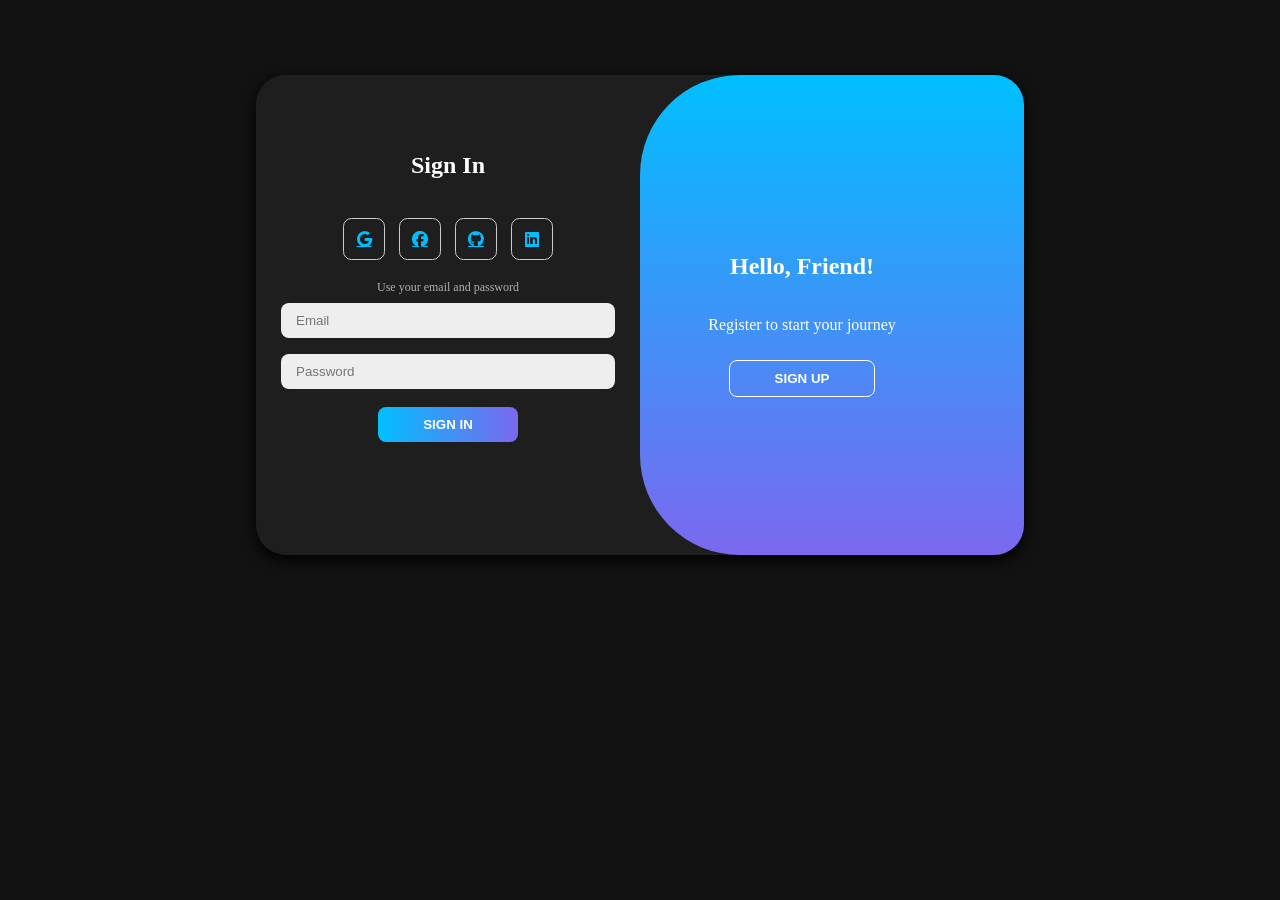
<file: index.html>
<!DOCTYPE html>
<html>

<head>
    <title>Buy and Sell games and Consoles</title>
    <meta name="viewport" content="width=device-width, initial-scale=1.0">
    <link rel="stylesheet" href="./style.css">
    <link rel="shortcut icon" href="./Images/Logo.jpg" type="image/x-icon">
    <link rel="stylesheet" href="https://cdnjs.cloudflare.com/ajax/libs/font-awesome/6.5.0/css/all.min.css">
</head>

<body>
    <section id="login-form" class="login-form">
        <div class="Container" id="Container">

            <!-- SIGN UP -->
            <div class="form-container sign-up">
                <form id="signupForm">
                    <h1>Create Account</h1>

                    <div class="social-icons">
                        <a href="#"><i class="fa-brands fa-google"></i></a>
                        <a href="#"><i class="fa-brands fa-facebook"></i></a>
                        <a href="#"><i class="fa-brands fa-github"></i></a>
                        <a href="#"><i class="fa-brands fa-linkedin"></i></a>
                    </div>

                    <span>Use your email for registration</span>
                    <input type="text" id="signupName" placeholder="Name">
                    <input type="email" id="signupEmail" placeholder="Email">
                    <input type="password" id="signupPassword" placeholder="Password">
                    <button type="submit">Sign Up</button>
                    <p id="signupMsg" style="color:#00FF7F;font-size:13px;"></p>
                    <!-- Mobile only: link to switch back to Sign In -->
                    <p class="mobile-toggle-hint" id="mobileToSignin">Already have an account? <strong>Sign In</strong></p>

                </form>
            </div>

            <!-- SIGN IN -->
            <div class="form-container sign-in">
                <form id="signinForm">
                    <h1>Sign In</h1>

                    <div class="social-icons">
                        <a href="#"><i class="fa-brands fa-google"></i></a>
                        <a href="#"><i class="fa-brands fa-facebook"></i></a>
                        <a href="#"><i class="fa-brands fa-github"></i></a>
                        <a href="#"><i class="fa-brands fa-linkedin"></i></a>
                    </div>

                    <span>Use your email and password</span>
                    <input type="email" id="signinEmail" placeholder="Email">
                    <input type="password" id="signinPassword" placeholder="Password">
                    <button type="submit">Sign In</button>
                    <p id="signinMsg" style="color:#FF4C4C;font-size:13px;"></p>
                    <!-- Mobile only: link to switch to Sign Up -->
                    <p class="mobile-toggle-hint" id="mobileToSignup">Don't have an account? <strong>Sign Up</strong></p>
                </form>
            </div>

            <!-- TOGGLE -->
            <div class="toggle-container">
                <div class="toggle">
                    <div class="toggle-panel toggle-left">
                        <h1>Welcome Back!</h1>
                        <p>Login with your details</p>
                        <button class="hidden" id="login">Sign In</button>
                    </div>
                    <div class="toggle-panel toggle-right">
                        <h1>Hello, Friend!</h1>
                        <p>Register to start your journey</p>
                        <button class="hidden" id="Register">Sign Up</button>
                    </div>
                </div>
            </div>
        </div>
    </section>

    <section id="website" class="website" style="display: none;">
        <nav class="navbar">
            <img src="Images/Logo.jpg" alt="logo" width="100px" height="100px">
            <div class="hamburger" id="hamburger">
                <i class="fa-solid fa-bars"></i>
            </div>
            <a href="#Home">Home</a>
            <a href="#Buy Games & Sell games">Games</a>
            <a href="#Console">Console</a>
            <a href="#Accessories">Accessories</a>
            <a id="About" href="#PC Components">PC Components</a>
            <a id="Contact" href="#Contact">Contact</a>

            <input type="search" id="searchInput" placeholder="Search here...">
            <button id="searchBtn" class="Search btn">Search</button>


            <button onclick="goToCart()" class="cart-btn">
                <i class="fa-solid fa-cart-plus"></i>
                <span id="cartCount" class="cart-badge">0</span>
            </button>

            <button onclick="logout()">Logout</button>
        </nav>

        <!-- SIDEBAR (mobile nav drawer — outside <nav>) -->
        <div class="sidebar" id="sidebar">
            <a href="#Home">Home</a>
            <a href="#Buy Games & Sell games">Games</a>
            <a href="#Console">Console</a>
            <a href="#Accessories">Accessories</a>
            <a href="#PC Components">PC Components</a>
            <a href="#Contact">Contact</a>
        </div>

        <!-- Dark overlay behind sidebar -->
        <div class="sidebar-overlay" id="sidebarOverlay"></div>

        <!-- Home section -->
        <section id="Home" class="Home">
            <div class="hero">

                <h1>
                    <span style="color:rgb(0, 208, 255)">
                        Buy & Sell Pre-Owned Video Games and Consoles
                    </span>
                </h1>

                <p>
                    Find amazing deals on your favorite PlayStation, Xbox & PC titles.
                    Trade your used games easily and safely.
                </p>

                <!-- SLIDER -->
                <div class="hero-slider">
                    <img src="./Images/Home page img2.webp" class="slide active">
                    <img src="./Images/Home page img6.jpg" class="slide">
                    <img src="./Images/Home page img 1.webp" class="slide">
                    <img src="./Images/Home page img3.webp" class="slide">
                    <img src="./Images/Home page img5.jpeg" class="slide">
                    <img src="./Images/Home page img 4.jpg" class="slide">

                    
                </div>

            </div>
        </section>


        <!-- Buy and sell games -->
        <section id="Buy Games & Sell games" class="Buy-games">
            <h1><span style="color:rgb(0, 208, 255)">Buy & Sell Pre-Owned Video Games</span></h1>

            <!-- Left Arrow -->
            <button class="arrow left-arrow" id="leftArrow">❮</button>

            <!-- Game Cards -->
            <div class="game-content" id="gameList">

                <div class="card">
                    <h3 style="color:rgb(0, 208, 255)">Spider-Man: Miles Morales</h3>
                    <img src="./Images/Spiderman.jpg" class="game-img">
                    <p>Platform: PS5</p>
                    <p class="price">₹1,999</p>
                    <button class="main-btn add-to-cart" data-name="Spider-Man: Miles Morales" data-price="1999"
                        data-image="./Images/Spiderman.jpg">
                        Add to Cart
                    </button>
                </div>

                <div class="card">
                    <h3 style="color:rgb(0, 208, 255)">Red Dead Redemption 2</h3>
                    <img src="./Images/RDR2.jpg" class="game-img">
                    <p>Platform: PS4</p>
                    <p class="price">₹2,499</p>
                    <button class="main-btn add-to-cart" data-name="Red Dead Redemption 2" data-price="2499"
                        data-image="./Images/RDR2.jpg">
                        Add to Cart
                    </button>
                </div>

                <div class="card">
                    <h3 style="color:rgb(0, 208, 255)">WWE 2K22</h3>
                    <img src="./Images/wwe 2k22.jpg" class="game-img">
                    <p>Platform: XBOX</p>
                    <p class="price">₹1,499</p>
                    <button class="main-btn add-to-cart" data-name="WWE 2K22" data-price="1499"
                        data-image="./Images/wwe 2k22.jpg">
                        Add to Cart
                    </button>
                </div>

                <div class="card">
                    <h3 style="color:rgb(0, 208, 255)">Uncharted: Legacy of Thieves</h3>
                    <img src="./Images/Uncharted legacy of thieves.webp" class="game-img">
                    <p>Platform: PS5</p>
                    <p class="price">₹1,599</p>
                    <button class="main-btn add-to-cart" data-name="Uncharted: Legacy of Thieves" data-price="1599"
                        data-image="./Images/Uncharted legacy of thieves.webp">
                        Add to Cart
                    </button>
                </div>

                <div class="card">
                    <h3 style="color:rgb(0, 208, 255)">FIFA 26</h3>
                    <img src="./Images/EA-Sports-FC-26-for-PS5.jpg" class="game-img">
                    <p>Platform: PS5</p>
                    <p class="price">₹3,799</p>
                    <button class="main-btn add-to-cart" data-name="FIFA 26" data-price="3799"
                        data-image="./Images/EA-Sports-FC-26-for-PS5.jpg">
                        Add to Cart
                    </button>
                </div>

                <div class="card">
                    <h3 style="color:rgb(0, 208, 255)">Black Myth Wukong</h3>
                    <img src="./Images/black myth wukong.jpg" class="game-img">
                    <p>Platform: XBOX</p>
                    <p class="price">₹3,499</p>
                    <button class="main-btn add-to-cart" data-name="Black Myth Wukong" data-price="3499"
                        data-image="./Images/black myth wukong.jpg">
                        Add to Cart
                    </button>
                </div>

                <div class="card">
                    <h3 style="color:rgb(0, 208, 255)">Call of Duty: Black Ops 7</h3>
                    <img src="./Images/Call of duty black ops 7.png" class="game-img">
                    <p>Platform: PS5</p>
                    <p class="price">₹1,699</p>
                    <button class="main-btn add-to-cart" data-name="Call of Duty: Black Ops 7" data-price="1699"
                        data-image="./Images/Call of duty black ops 7.png">
                        Add to Cart
                    </button>
                </div>

                <div class="card">
                    <h3 style="color:rgb(0, 208, 255)">God of War: Ragnarok</h3>
                    <img src="./Images/God of war Ragnark.jpg" class="game-img">
                    <p>Platform: PS5</p>
                    <p class="price">₹2,999</p>
                    <button class="main-btn add-to-cart" data-name="God of War: Ragnarok" data-price="2999"
                        data-image="./Images/God of war Ragnark.jpg">
                        Add to Cart
                    </button>
                </div>

                <div class="card">
                    <h3 style="color:rgb(0, 208, 255)">Far Cry: New Dawn</h3>
                    <img src="./Images/Farcry new dawn.webp" class="game-img">
                    <p>Platform: XBOX</p>
                    <p class="price">₹1,999</p>
                    <button class="main-btn add-to-cart" data-name="Far Cry: New Dawn" data-price="1999"
                        data-image="./Images/Farcry new dawn.webp">
                        Add to Cart
                    </button>
                </div>

                <div class="card">
                    <h3 style="color:rgb(0, 208, 255)">WWE 2K25</h3>
                    <img src="./Images/WWE2k25.jpg" class="game-img">
                    <p>Platform: XBOX</p>
                    <p class="price">₹3,999</p>
                    <button class="main-btn add-to-cart" data-name="WWE 2K25" data-price="3999"
                        data-image="./Images/WWE2k25.jpg">
                        Add to Cart
                    </button>
                </div>

                <div class="card">
                    <h3 style="color:rgb(0, 208, 255)">Jumanji</h3>
                    <img src="./Images/Jumanji.jpg" class="game-img">
                    <p>Platform: XBOX</p>
                    <p class="price">₹2,199</p>
                    <button class="main-btn add-to-cart" data-name="Jumanji" data-price="2199"
                        data-image="./Images/Jumanji.jpg">
                        Add to Cart
                    </button>
                </div>

                <div class="card">
                    <h3 style="color:rgb(0, 208, 255)">Terminator Surviors</h3>
                    <img src="./Images/Terminator.jpg" class="game-img">
                    <p>Platform: XBOX</p>
                    <p class="price">₹3,199</p>
                    <button class="main-btn add-to-cart" data-name="Terminator Surviors" data-price="3199"
                        data-image="./Images/Terminator.jpg">
                        Add to Cart
                    </button>
                </div>

                <div class="card">
                    <h3 style="color:rgb(0, 208, 255)">Spiderman 2</h3>
                    <img src="./Images/Spiderman 2.webp" class="game-img">
                    <p>Platform: PS5</p>
                    <p class="price">₹1,799</p>
                    <button class="main-btn add-to-cart" data-name="Spiderman 2" data-price="1799"
                        data-image="./Images/Spiderman 2.webp">
                        Add to Cart
                    </button>
                </div>

                <div class="card">
                    <h3 style="color:rgb(0, 208, 255)">Avatar fronteirs of pandora</h3>
                    <img src="./Images/Avatar fronteirs of pandora.avif" class="game-img">
                    <p>Platform: PS5</p>
                    <p class="price">₹2,799</p>
                    <button class="main-btn add-to-cart" data-name="Avatar fronteirs of pandora" data-price="2799"
                        data-image="./Images/Avatar fronteirs of pandora.avif">
                        Add to Cart
                    </button>
                </div>

                <div class="card">
                    <h3 style="color:rgb(0, 208, 255)">Uncharted-4</h3>
                    <img src="./Images/uncharted-4-ps4-.webp" class="game-img">
                    <p>Platform: PS4</p>
                    <p class="price">₹2,499</p>
                    <button class="main-btn add-to-cart" data-name="Uncharted-4" data-price="2499"
                        data-image="./Images/uncharted-4-ps4-.webp">
                        Add to Cart
                    </button>
                </div>

                <div class="card">
                    <h3 style="color:rgb(0, 208, 255)">Doom:The Dark ages</h3>
                    <img src="./Images/Doom the Dark ages.avif" class="game-img">
                    <p>Platform: PS5</p>
                    <p class="price">₹1,699</p>
                    <button class="main-btn add-to-cart" data-name="Doom:The Dark ages" data-price="1699"
                        data-image="./Images/Doom the Dark ages.avif">
                        Add to Cart
                    </button>
                </div>


                <div class="card">
                    <h3 style="color:rgb(0, 208, 255)">GTA V</h3>
                    <img src="./Images/GTA V.jpg" class="game-img">
                    <p>Platform: PS4</p>
                    <p class="price">₹1,499</p>
                    <button class="main-btn add-to-cart" data-name="GTA V" data-price="1499"
                        data-image="./Images/GTA V.jpg">
                        Add to Cart
                    </button>
                </div>

            </div>

            <!-- Right Arrow -->
            <button class="arrow right-arrow" id="rightArrow">❯</button>
        </section>

        <section id="Console" class="Console">
            <h1><span style="color:rgb(0, 208, 255)">Buy & Sell Pre-Owned Consoles</span></h1>
            <!-- Left Arrow -->
            <button class="arrow left-arrow" id="leftArrow1">❮</button>
            <div class="Consoles_content" id="Consoles_content">
                <div class="Console-card" id="Console-card">
                    <h3 style="color:rgb(0, 208, 255)">PS5</h3>
                    <img src="./Images/PS5.jpg" class="console-img">
                    <p class="price">₹40,000</p>
                    <button class="main-btn add-to-cart" data-name="PS5" data-price="40000"
                        data-image="./Images/PS5.jpg">
                        Add to Cart
                    </button>
                </div>

                <div class="Console-card" id="Console-card">
                    <h3 style="color:rgb(0, 208, 255)">Xbox Series X</h3>
                    <img src="./Images/Xbox series X.png" class="console-img">
                    <p class="price">₹35,000</p>
                    <button class="main-btn add-to-cart" data-name="Xbox Series X" data-price="35000"
                        data-image="./Images/Xbox series X.png">
                        Add to Cart
                    </button>
                </div>

                <div class="Console-card" id="Console-card">
                    <h3 style="color:rgb(0, 208, 255)">PS4</h3>
                    <img src="./Images/PS4.jpg" class="console-img">
                    <p class="price">₹20,000</p>
                    <button class="main-btn add-to-cart" data-name="PS4" data-price="10000"
                        data-image="./Images/PS4.jpg">
                        Add to Cart
                    </button>
                </div>

                <div class="Console-card" id="Console-card">
                    <h3 style="color:rgb(0, 208, 255)">XBOX Series S</h3>
                    <img src="./Images/Xbox series S.jpg" class="console-img">
                    <p class="price">₹30,000</p>
                    <button class="main-btn add-to-cart" data-name="XBOX Series S" data-price="30000"
                        data-image="./Images/Xbox series S.jpg">
                        Add to Cart
                    </button>
                </div>

                <div class="Console-card" id="Console-card">
                    <h3 style="color:rgb(0, 208, 255)">PS3</h3>
                    <img src="./Images/PS3.jpg" class="console-img">
                    <p class="price">₹5,000</p>
                    <button class="main-btn add-to-cart" data-name="PS3" data-price="5000"
                        data-image="./Images/PS3.jpg">
                        Add to Cart
                    </button>
                </div>

                <div class="Console-card" id="Console-card">
                    <h3 style="color:rgb(0, 208, 255)">XBOX ONE</h3>
                    <img src="./Images/Xbox One.jpg" class="console-img">
                    <p class="price">₹4000</p>
                    <button class="main-btn add-to-cart" data-name="XBOX ONE" data-price="4000"
                        data-image="./Images/Xbox One.jpg">
                        Add to Cart
                    </button>
                </div>

                <div class="Console-card" id="Console-card">
                    <h3 style="color:rgb(0, 208, 255)">PS2</h3>
                    <img src="./Images/PS2.jpg" class="console-img">
                    <p class="price">₹2,000</p>
                    <button class="main-btn add-to-cart" data-name="PS2" data-price="2000"
                        data-image="./Images/PS2.jpg">
                        Add to Cart
                    </button>
                </div>

                <div class="Console-card" id="Console-card">
                    <h3 style="color:rgb(0, 208, 255)">PS1</h3>
                    <img src="./Images/PS1.jpg" class="console-img">
                    <p class="price">₹999</p>
                    <button class="main-btn add-to-cart" data-name="PS1" data-price="999" data-image="./Images/PS1.jpg">
                        Add to Cart
                    </button>
                </div>


            </div>
            <!-- Right Arrow -->
            <button class="arrow right-arrow" id="rightArrow1">❯</button>
        </section>

        <!-- Accessories -->
        <section id="Accessories" class="Accessories">
            <h1><span style="color:rgb(0, 208, 255)">Buy & Sell Pre-Owned Accessories</span></h1>
            <!-- Left Arrow -->
            <button class="arrow left-arrow" id="leftArrow2">❮</button>
            <div class="Accessories_content" id="Accessories_content">
                <div class="Accessories-card" id="Accessories-card">
                    <h3 style="color:rgb(0, 208, 255)">PS5 Controller White</h3>
                    <img src="./Images/PS5 controller white" class="Accessories-img">
                    <p class="price">₹4,999</p>
                    <button class="main-btn add-to-cart" data-name="PS5 Controller White" data-price="4999"
                        data-image="./Images/PS5 controller white">
                        Add to Cart
                    </button>
                </div>

                <div class="Accessories-card" id="Accessories-card">
                    <h3 style="color:rgb(0, 208, 255)">XBOX Controller Venom Series X</h3>
                    <img src="./Images/Xbox controller venom.jpg" class="Accessories-img">
                    <p class="price">₹4,499</p>
                    <button class="main-btn add-to-cart" data-name="XBOX Controller Venom" data-price="4499"
                        data-image="./Images/Xbox controller venom.jpg">
                        Add to Cart
                    </button>
                </div>

                <div class="Accessories-card" id="Accessories-card">
                    <h3 style="color:rgb(0, 208, 255)">Ant Esports KeyBoard</h3>
                    <img src="./Images/Ant Esports KeyBoard.png" class="Accessories-img">
                    <p class="price">₹1,199</p>
                    <button class="main-btn add-to-cart" data-name="Ant Esports KeyBoard" data-price="1199"
                        data-image="./Images/Ant Esports KeyBoard.png">
                        Add to Cart
                    </button>
                </div>

                <div class="Accessories-card" id="Accessories-card">
                    <h3 style="color:rgb(0, 208, 255)">Ant Esports Mouse</h3>
                    <img src="./Images/Ant esports Mouse.png" class="Accessories-img">
                    <p class="price">₹699</p>
                    <button class="main-btn add-to-cart" data-name="Ant Esports Mouse" data-price="699"
                        data-image="./Images/Ant esports Mouse.png">
                        Add to Cart
                    </button>
                </div>

                <div class="Accessories-card" id="Accessories-card">
                    <h3 style="color:rgb(0, 208, 255)">Razer HeadPhones</h3>
                    <img src="./Images/Razer Headphones.webp" class="Accessories-img">
                    <p class="price">₹1000</p>
                    <button class="main-btn add-to-cart" data-name="Boat HeadPhones" data-price="1000"
                        data-image="./Images/Razer Headphones.webp">
                        Add to Cart
                    </button>
                </div>

                <div class="Accessories-card" id="Accessories-card">
                    <h3 style="color:rgb(0, 208, 255)">XBOX Controller Black Series X</h3>
                    <img src="./Images/Xbox controller.jpg" class="Accessories-img">
                    <p class="price">₹4,499</p>
                    <button class="main-btn add-to-cart" data-name="XBOX Controller Black Series X" data-price="4499"
                        data-image="./Images/Xbox controller.jpg">
                        Add to Cart
                    </button>
                </div>

                <div class="Accessories-card" id="Accessories-card">
                    <h3 style="color:rgb(0, 208, 255)">PS5 Controller Spiderman</h3>
                    <img src="./Images/PS5 controller spiderman.jpg" class="Accessories-img">
                    <p class="price">₹4,999</p>
                    <button class="main-btn add-to-cart" data-name="PS5 Controller Spiderman" data-price="4999"
                        data-image="./Images/PS5 controller spiderman.jpg">
                        Add to Cart
                    </button>
                </div>

                <div class="Accessories-card" id="Accessories-card">
                    <h3 style="color:rgb(0, 208, 255)">PS4 Controller Red</h3>
                    <img src="./Images/PS4 Controller red.webp" class="Accessories-img">
                    <p class="price">₹2,999</p>
                    <button class="main-btn add-to-cart" data-name="PS4 Controller Red" data-price="2999"
                        data-image="./Images/PS4 Controller red.webp">
                        Add to Cart
                    </button>
                </div>

                <div class="Accessories-card" id="Accessories-card">
                    <h3 style="color:rgb(0, 208, 255)">XBOX Controller Black Series S</h3>
                    <img src="./Images/Xbox Controller series s.jpg" class="Accessories-img">
                    <p class="price">₹4,499</p>
                    <button class="main-btn add-to-cart" data-name="XBOX Controller Black Series S" data-price="4499"
                        data-image="./Images/Xbox Controller series s.jpg">
                        Add to Cart
                    </button>
                </div>

                <div class="Accessories-card" id="Accessories-card">
                    <h3 style="color:rgb(0, 208, 255)">PS5 Controller Ligthing</h3>
                    <img src="./Images/PS4 Controller thunder.jpg" class="Accessories-img">
                    <p class="price">₹4,999</p>
                    <button class="main-btn add-to-cart" data-name="PS5 Controller Ligthing" data-price="3599"
                        data-image="./Images/PS4 Controller thunder.jpg">
                        Add to Cart
                    </button>
                </div>

                <div class="Accessories-card" id="Accessories-card">
                    <h3 style="color:rgb(0, 208, 255)">PS5 Controller purple</h3>
                    <img src="./Images/PS5 controller purple.webp" class="Accessories-img">
                    <p class="price">₹4,999</p>
                    <button class="main-btn add-to-cart" data-name="PS5 Controller purple" data-price="4999"
                        data-image="./Images/PS5 controller purple.webp">
                        Add to Cart
                    </button>
                </div>

                <div class="Accessories-card" id="Accessories-card">
                    <h3 style="color:rgb(0, 208, 255)">PS5 Controller Fortnite</h3>
                    <img src="./Images/PS5 Controller fortnite.jpg" class="Accessories-img">
                    <p class="price">₹4,999</p>
                    <button class="main-btn add-to-cart" data-name="PS5 Controller Fortnite" data-price="4999"
                        data-image="./Images/PS5 Controller fortnite.jpg">
                        Add to Cart
                    </button>
                </div>

                <div class="Accessories-card" id="Accessories-card">
                    <h3 style="color:rgb(0, 208, 255)">PS5 Controller Spiderman DualSense</h3>
                    <img src="./Images/PS5 Controller Spiderman dualsense.webp" class="Accessories-img">
                    <p class="price">₹4,999</p>
                    <button class="main-btn add-to-cart" data-name="PS5 Controller Spiderman DualSense"
                        data-price="4999" data-image="./Images/PS5 Controller Spiderman dualsense.webp">
                        Add to Cart
                    </button>
                </div>

                <div class="Accessories-card" id="Accessories-card">
                    <h3 style="color:rgb(0, 208, 255)">PS3 Controller Black</h3>
                    <img src="./Images/PS3 Controller black.jpg" class="Accessories-img">
                    <p class="price">₹1,999</p>
                    <button class="main-btn add-to-cart" data-name="PS3 Controller Black" data-price="1999"
                        data-image="./Images/PS3 Controller black.jpg">
                        Add to Cart
                    </button>
                </div>

                <div class="Accessories-card" id="Accessories-card">
                    <h3 style="color:rgb(0, 208, 255)">PS2 Controller Black</h3>
                    <img src="./Images/PS2 controller.webp" class="Accessories-img">
                    <p class="price">₹1,199</p>
                    <button class="main-btn add-to-cart" data-name="PS2 Controller Black" data-price="899"
                        data-image="./Images/PS2 controller.webp">
                        Add to Cart
                    </button>
                </div>

                <div class="Accessories-card" id="Accessories-card">
                    <h3 style="color:rgb(0, 208, 255)">PS1 Controller </h3>
                    <img src="./Images/PS1 Controller.avif" class="Accessories-img">
                    <p class="price">₹499</p>
                    <button class="main-btn add-to-cart" data-name="PS1 Controller" data-price="499"
                        data-image="./Images/PS1 Controller.avif">
                        Add to Cart
                    </button>
                </div>

                <div class="Accessories-card" id="Accessories-card">
                    <h3 style="color:rgb(0, 208, 255)">Nova Wired Gaming Mouse </h3>
                    <img src="./Images/Nova wired gaming mouse.jpg" class="Accessories-img">
                    <p class="price">₹499</p>
                    <button class="main-btn add-to-cart" data-name="Nova Wired Gaming Mouse" data-price="499"
                        data-image="./Images/Nova wired gaming mouse.jpg">
                        Add to Cart
                    </button>
                </div>

                <div class="Accessories-card" id="Accessories-card">
                    <h3 style="color:rgb(0, 208, 255)">Logitech Mouse </h3>
                    <img src="./Images/Logitech mouse.webp" class="Accessories-img">
                    <p class="price">₹799</p>
                    <button class="main-btn add-to-cart" data-name="Logitech Mouse " data-price="799"
                        data-image="./Images/Logitech mouse.webp">
                        Add to Cart
                    </button>
                </div>

                <div class="Accessories-card" id="Accessories-card">
                    <h3 style="color:rgb(0, 208, 255)">Legion Mouse</h3>
                    <img src="./Images/Legion Mouse.avif" class="Accessories-img">
                    <p class="price">₹699</p>
                    <button class="main-btn add-to-cart" data-name="Legion Mouse" data-price="599"
                        data-image="./Images/Legion Mouse.avif">
                        Add to Cart
                    </button>
                </div>

                <div class="Accessories-card" id="Accessories-card">
                    <h3 style="color:rgb(0, 208, 255)">Zeb-Optimus KeyBoard</h3>
                    <img src="./Images/Zeb-Optimus KeyBoard.webp" class="Accessories-img">
                    <p class="price">₹999</p>
                    <button class="main-btn add-to-cart" data-name="Zeb-Optimus KeyBoard" data-price="999"
                        data-image="./Images/Zeb-Optimus KeyBoard.webp">
                        Add to Cart
                    </button>
                </div>

                <div class="Accessories-card" id="Accessories-card">
                    <h3 style="color:rgb(0, 208, 255)">Zebronics KeyBoard</h3>
                    <img src="./Images/Zebronics Keyboard.webp" class="Accessories-img">
                    <p class="price">₹1,299</p>
                    <button class="main-btn add-to-cart" data-name="Zebronics KeyBoard" data-price="1299"
                        data-image="./Images/Zebronics Keyboard.webp">
                        Add to Cart
                    </button>
                </div>

                <div class="Accessories-card" id="Accessories-card">
                    <h3 style="color:rgb(0, 208, 255)">Cosmic Byte HeadPhones</h3>
                    <img src="./Images/Cosmic Byte HeadPhones.jpg" class="Accessories-img">
                    <p class="price">₹899</p>
                    <button class="main-btn add-to-cart" data-name="Zebronics KeyBoard" data-price="899"
                        data-image="./Images/Cosmic Byte HeadPhones.jpg">
                        Add to Cart
                    </button>
                </div>

                <div class="Accessories-card" id="Accessories-card">
                    <h3 style="color:rgb(0, 208, 255)">JBL HeadPhones</h3>
                    <img src="./Images/JBL Headphones.avif" class="Accessories-img">
                    <p class="price">₹699</p>
                    <button class="main-btn add-to-cart" data-name="JBL HeadPhones" data-price="699"
                        data-image="./Images/JBL Headphones.avif">
                        Add to Cart
                    </button>
                </div>

                <div class="Accessories-card" id="Accessories-card">
                    <h3 style="color:rgb(0, 208, 255)">Boat HeadPhones</h3>
                    <img src="./Images/Boat Headphones.webp" class="Accessories-img">
                    <p class="price">₹1,199</p>
                    <button class="main-btn add-to-cart" data-name="Boat HeadPhones" data-price="1199"
                        data-image="./Images/Boat Headphones.webp">
                        Add to Cart
                    </button>
                </div>
            </div>



            <!-- Right Arrow -->
            <button class="arrow right-arrow" id="rightArrow2">❯</button>
        </section>

        <Section id="PC Components" class="PC_Components">
            <h1><span style="color:rgb(0, 208, 255)">Buy & Sell Pre-Owned PC Components</span></h1>

            <!-- Left Arrow -->
            <button class="arrow left-arrow" id="leftArrow3">❮</button>

            <!-- PC Cards -->
            <div class="PC-List" id="PCList">
                <div class="PC-card">
                    <h3 style="color:rgb(0, 208, 255)">RTX 4060 Graphics Card</h3>
                    <img src="./Images/RTX 4060 graphics card.avif" class="PC-img">
                    <p class="price">₹31,199</p>
                    <button class="main-btn add-to-cart" data-name="RTX 4060 Graphics Card" data-price="31199"
                        data-image="./Images/RTX 4060 graphics card.avif">
                        Add to Cart
                    </button>
                </div>

                <div class="PC-card">
                    <h3 style="color:rgb(0, 208, 255)">GTX 1080 Graphics Card</h3>
                    <img src="./Images/GTX 1080 Graphics Card.webp" class="PC-img">
                    <p class="price">₹15,199</p>
                    <button class="main-btn add-to-cart" data-name="GTX 1080 Graphics Card" data-price="15199"
                        data-image="./Images/GTX 1080 Graphics Card.webp">
                        Add to Cart
                    </button>
                </div>

                <div class="PC-card">
                    <h3 style="color:rgb(0, 208, 255)">RTX 5060 Graphics Card</h3>
                    <img src="./Images/RTX 5060 Graphics card.jpg" class="PC-img">
                    <p class="price">₹40,000</p>
                    <button class="main-btn add-to-cart" data-name="RTX 5060 Graphics Card" data-price="40000"
                        data-image="./Images/RTX 5060 Graphics card.jpg">
                        Add to Cart
                    </button>
                </div>

                <div class="PC-card">
                    <h3 style="color:rgb(0, 208, 255)">Amd Radeon RX7600 Graphics Card</h3>
                    <img src="./Images/AMD Radeon RX7600.jpg" class="PC-img">
                    <p class="price">27,000</p>
                    <button class="main-btn add-to-cart" data-name="Amd Radeon RX7600 Graphics Card" data-price="27000"
                        data-image="./Images/AMD Radeon RX7600.jpg">
                        Add to Cart
                    </button>
                </div>

                <div class="PC-card">
                    <h3 style="color:rgb(0, 208, 255)">Amd Radeon RX6600 Graphics Card</h3>
                    <img src="./Images/Amd Radeon RX6600.webp" class="PC-img">
                    <p class="price">₹30,000</p>
                    <button class="main-btn add-to-cart" data-name="Amd Radeon RX6600 Graphics Card" data-price="30000"
                        data-image="./Images/Amd Radeon RX6600.webp">
                        Add to Cart
                    </button>
                </div>

                <div class="PC-card">
                    <h3 style="color:rgb(0, 208, 255)">Samsung Odssey G3 Monitor</h3>
                    <img src="./Images/Samsung Odssey G3.jpg" class="PC-img">
                    <p class="price">₹20,000</p>
                    <button class="main-btn add-to-cart" data-name="Samsung Odssey G3 Monitor" data-price="20000"
                        data-image="./Images/Samsung Odssey G3.jpg">
                        Add to Cart
                    </button>
                </div>

                <div class="PC-card">
                    <h3 style="color:rgb(0, 208, 255)">Asus Tuf Gaming Monitor</h3>
                    <img src="./Images/Asus tuf Gaming.webp" class="PC-img">
                    <p class="price">₹15,000</p>
                    <button class="main-btn add-to-cart" data-name="Asus Tuf Gaming Monitor" data-price="15000"
                        data-image="./Images/Asus tuf Gaming.webp">
                        Add to Cart
                    </button>
                </div>

                <div class="PC-card">
                    <h3 style="color:rgb(0, 208, 255)">MSI Gaming Monitor</h3>
                    <img src="./Images/Msi Gaming-Monitor-1.webp" class="PC-img">
                    <p class="price">₹17,000</p>
                    <button class="main-btn add-to-cart" data-name="MSI Gaming Monitor" data-price="17000"
                        data-image="./Images/Msi Gaming-Monitor-1.webp">
                        Add to Cart
                    </button>
                </div>

                <div class="PC-card">
                    <h3 style="color:rgb(0, 208, 255)">NVIDIA Gaming Monitor</h3>
                    <img src="./Images/NVIDIA Monitor.png" class="PC-img">
                    <p class="price">₹25,000</p>
                    <button class="main-btn add-to-cart" data-name="NVIDIA Gaming Monitor" data-price="25000"
                        data-image="./Images/NVIDIA Monitor.png">
                        Add to Cart
                    </button>
                </div>

                <div class="PC-card">
                    <h3 style="color:rgb(0, 208, 255)">Intel Core i9 Processor</h3>
                    <img src="./Images/Intel_Core_i9-.jpg" class="PC-img">
                    <p class="price">₹10,000</p>
                    <button class="main-btn add-to-cart" data-name="Intel Core i9 Processor" data-price="10000"
                        data-image="./Images/Intel_Core_i9-.jpg">
                        Add to Cart
                    </button>
                </div>

                <div class="PC-card">
                    <h3 style="color:rgb(0, 208, 255)">Intel Core i5 Processor</h3>
                    <img src="./Images/Intel i5.jpg" class="PC-img">
                    <p class="price">₹5,500</p>
                    <button class="main-btn add-to-cart" data-name="Intel Core i5 Processor" data-price="5500"
                        data-image="./Images/Intel i5.jpg">
                        Add to Cart
                    </button>
                </div>

                <div class="PC-card">
                    <h3 style="color:rgb(0, 208, 255)">Intel Core i7 Processor</h3>
                    <img src="./Images/Intel i7.jpg" class="PC-img">
                    <p class="price">₹8,500</p>
                    <button class="main-btn add-to-cart" data-name="Intel Core i7 Processor" data-price="8500"
                        data-image="./Images/Intel i7.jpg">
                        Add to Cart
                    </button>
                </div>

                <div class="PC-card">
                    <h3 style="color:rgb(0, 208, 255)">Intel Core i3 Processor</h3>
                    <img src="./Images/Intel i3.jpg" class="PC-img">
                    <p class="price">₹3,500</p>
                    <button class="main-btn add-to-cart" data-name="Intel Core i3 Processor" data-price="3500"
                        data-image="./Images/Intel i3.jpg">
                        Add to Cart
                    </button>
                </div>

                <div class="PC-card">
                    <h3 style="color:rgb(0, 208, 255)">AMD RYZEN 5 Processor</h3>
                    <img src="./Images/Amd ryzen 5.webp" class="PC-img">
                    <p class="price">₹5,500</p>
                    <button class="main-btn add-to-cart" data-name="AMD RYZEN 5 Processor" data-price="5500"
                        data-image="./Images/Amd ryzen 5.webp">
                        Add to Cart
                    </button>
                </div>

                <div class="PC-card">
                    <h3 style="color:rgb(0, 208, 255)">AMD RYZEN 3 Processor</h3>
                    <img src="./Images/AMD Ryzen 3.jpg" class="PC-img">
                    <p class="price">₹3,500</p>
                    <button class="main-btn add-to-cart" data-name="AMD RYZEN 3 Processor" data-price="3500"
                        data-image="./Images/AMD Ryzen 3.jpg">
                        Add to Cart
                    </button>
                </div>

                <div class="PC-card">
                    <h3 style="color:rgb(0, 208, 255)">AMD RYZEN 7 Processor</h3>
                    <img src="./Images/AMD-Ryzen-7.webp" class="PC-img">
                    <p class="price">₹8,500</p>
                    <button class="main-btn add-to-cart" data-name="AMD RYZEN 7 Processor" data-price="8500"
                        data-image="./Images/AMD-Ryzen-7.webp">
                        Add to Cart
                    </button>
                </div>

                <div class="PC-card">
                    <h3 style="color:rgb(0, 208, 255)">AMD RYZEN 9 Processor</h3>
                    <img src="./Images/AMD-Ryzen 9.jpg" class="PC-img">
                    <p class="price">₹10,000</p>
                    <button class="main-btn add-to-cart" data-name="AMD RYZEN 9 Processor" data-price="10000"
                        data-image="./Images/AMD-Ryzen 9.jpg">
                        Add to Cart
                    </button>
                </div>

                <div class="PC-card">
                    <h3 style="color:rgb(0, 208, 255)">Zebronics Phantom Cabinet</h3>
                    <img src="./Images/Zebronics phantom cabinet.webp" class="PC-img">
                    <p class="price">₹20,000</p>
                    <button class="main-btn add-to-cart" data-name="Zebronics Phantom Cabinet" data-price="20000"
                        data-image="./Images/Zebronics phantom cabinet.webp">
                        Add to Cart
                    </button>
                </div>

                <div class="PC-card">
                    <h3 style="color:rgb(0, 208, 255)">Ant Esports Cabinet</h3>
                    <img src="./Images/Ant Esports Cabinet.webp" class="PC-img">
                    <p class="price">₹15,000</p>
                    <button class="main-btn add-to-cart" data-name="Ant Esports Cabinet" data-price="15000"
                        data-image="./Images/Ant Esports Cabinet.webp">
                        Add to Cart
                    </button>
                </div>

                <div class="PC-card">
                    <h3 style="color:rgb(0, 208, 255)">MSI Cabinet</h3>
                    <img src="./Images/MSI Gaming Cabinet.webp" class="PC-img">
                    <p class="price">₹12,000</p>
                    <button class="main-btn add-to-cart" data-name="MSI Cabinet" data-price="12000"
                        data-image="./Images/MSI Gaming Cabinet.webp">
                        Add to Cart
                    </button>
                </div>

                <div class="PC-card">
                    <h3 style="color:rgb(0, 208, 255)">Gigabyte Cabinet</h3>
                    <img src="./Images/Gigabyte C500.jpg" class="PC-img">
                    <p class="price">₹10,000</p>
                    <button class="main-btn add-to-cart" data-name="Gigabyte Cabinet" data-price="10000"
                        data-image="./Images/Gigabyte C500.jpg">
                        Add to Cart
                    </button>
                </div>
            </div>
            <!-- Right Arrow -->
            <button class="arrow right-arrow" id="rightArrow3">❯</button>
        </Section>

        <!-- CONTACT SECTION -->
        <section id="Contact" class="contact-section">
            <h1>Contact Us</h1>

            <div class="contact-container">

                <div class="contact-info">
                    <h3>Get in Touch</h3>
                    <p>Email: support@gametrade.com</p>
                    <p>Phone: +91 9150400406</p>
                    <p>Location: Chennai, India</p>
                </div>

                <form class="contact-form">
                    <input type="text" placeholder="Your Name" required>
                    <input type="email" placeholder="Your Email" required>
                    <input type="text" placeholder="Address" required>
                    <textarea placeholder="Your Message" rows="4"></textarea>
                    <button type="submit">Send Message</button>
                </form>

            </div>
        </section>

    </section>


    <!-- CART POPUP (ADD HERE) -->
    <div id="cartPopup" style="
    display:none;
    position:fixed;
    inset:0;
    background:rgba(0,0,0,0.7);
    z-index:999;
    justify-content:center;
    align-items:center;
">
        <div style="
        background:#1E1E1E;
        padding:20px;
        width:350px;
        border-radius:15px;
        color:white;
    ">
            <h3 style="text-align:center;color:#00BFFF;">Your Cart 🛒</h3>

            <div id="cartItems"></div>
            <p id="cartTotal"></p>

            <button class="main-btn" onclick="closeCart()">Close</button>
        </div>
    </div>
    <!-- CART POPUP END -->



    <script src="./index.js">

    </script>

</body>

</html>
</file>
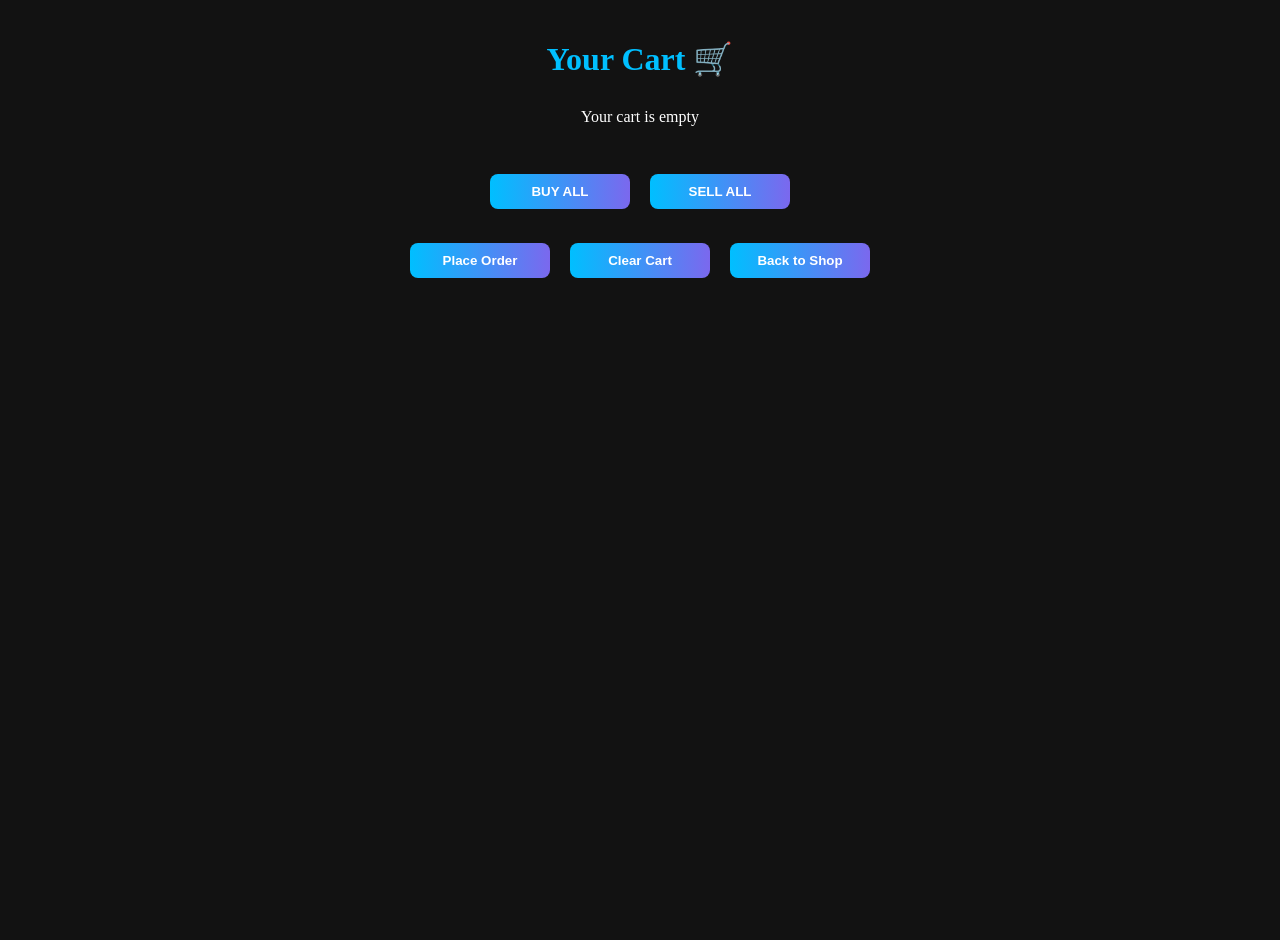
<file: cart.html>
<!DOCTYPE html>
<html lang="en">

<head>
    <meta charset="UTF-8">
    <title>Your Cart</title>
    <link rel="stylesheet" href="./style.css">
</head>  

<body class="cart-page">

    <h1 class="cart-title">Your Cart 🛒</h1>

    <!-- CART ITEMS -->
    <div id="cartItems" class="cart-container"></div>

    <!-- FOOTER CONTROLS -->
    <div class="cart-footer">
        <h3 id="cartTotal" class="cart-total"></h3>

        <button class="main-btn" onclick="setBuyAll()">BUY ALL</button>
        <button class="main-btn" onclick="setSellAll()">SELL ALL</button>

        <br><br>

        <button class="main-btn" onclick="placeOrder()">Place Order</button>
        <button class="main-btn" onclick="clearCart()">Clear Cart</button>
        <button class="main-btn" onclick="goBack()">Back to Shop</button>
    </div>

    <script>
        /* ================= CART DATA ================= */
        let cart = JSON.parse(localStorage.getItem("cart")) || [];
        let cartMode = "buy";

        /* ================= RENDER CART ================= */
        function renderCart() {
            const cartItemsDiv = document.getElementById("cartItems");
            const cartTotalDiv = document.getElementById("cartTotal");

            cartItemsDiv.innerHTML = "";
            let total = 0;

            if (cart.length === 0) {
                cartItemsDiv.innerHTML =
                    "<p style='text-align:center;'>Your cart is empty</p>";
                cartTotalDiv.innerText = "";
                return;
            }

            cart.forEach((item, index) => {
                const unitPrice =
                    cartMode === "sell" ? item.price * 0.5 : item.price;

                total += unitPrice * item.quantity;

                cartItemsDiv.innerHTML += `
            <div class="cart-item">
                <div class="cart-left">
                    <img src="${item.image || './default.png'}"
                         class="cart-img"
                         alt="${item.name}">
                    <div>
                        <div class="cart-name">${item.name}</div>
                        <div class="cart-price">
                            ₹${unitPrice} × ${item.quantity}
                        </div>
                    </div>
                </div>

                <div class="cart-actions">
                    <button onclick="decreaseQty(${index})">−</button>
                    <button onclick="increaseQty(${index})">+</button>
                    <button class="btn-remove" onclick="removeItem(${index})">
                        x
                    </button>

                </div>
            </div>
        `;
            });

            cartTotalDiv.innerText =
                "Mode: " + cartMode.toUpperCase() + " | Total: ₹" + total;
        }

        /* ================= BUY / SELL ================= */
        function setBuyAll() {
            cartMode = "buy";
            renderCart();
        }

        function setSellAll() {
            cartMode = "sell";
            renderCart();
        }

        /* ================= QUANTITY ================= */
        function increaseQty(index) {
            cart[index].quantity++;
            saveCart();
        }

        function decreaseQty(index) {
            if (cart[index].quantity > 1) {
                cart[index].quantity--;
            } else {
                cart.splice(index, 1);
            }
            saveCart();
        }

        function removeItem(index) {
            cart.splice(index, 1);
            saveCart();
        }

        /* ================= ORDER ================= */
        function placeOrder() {
            if (cart.length === 0) {
                alert("Cart is empty");
                return;
            }
            alert("Order placed successfully (" + cartMode.toUpperCase() + ")");
            clearCart();
        }

        /* ================= HELPERS ================= */
        function clearCart() {
            cart = [];
            localStorage.removeItem("cart");
            renderCart();
        }

        function saveCart() {
            localStorage.setItem("cart", JSON.stringify(cart));
            renderCart();
        }

        function goBack() {
            window.location.href = "index.html";
        }

        /* ================= INIT ================= */
        renderCart();
    </script>

</body>

</html>
</file>
<file: style.css>
:root {
    --bg-color: #121212;
    --navbar-bg: #1E1E1E;
    --card-bg: #1C1C1C;

    --primary-blue: #00BFFF;
    --primary-hover-green: #00FF7F;
    --secondary-purple: #7B68EE;

    --text-white: #FFFFFF;
    --text-gray: #b0b0b0;

    --shadow-dark: rgba(0, 0, 0, 0.4);

    --btn-gradient: linear-gradient(90deg, #00BFFF, #7B68EE);
}

/* ============================= */
/*            GLOBAL             */
/* ============================= */

body {
    margin: 0;
    padding: 0;
    background-color: var(--bg-color);
}

/* ===== SMOOTH SCROLL FOR ANCHOR LINKS ===== */
html {
    scroll-behavior: smooth;
}

/* ===== FIX NAVBAR OVERLAP ===== */
section {
    scroll-margin-top: 110px; /* navbar height */
}


/* Nav bar */
.navbar {
    display: flex;
    padding: 10px 10px;
    height: 100px;
    background-color: var(--navbar-bg);
    justify-content: space-evenly;
    align-items: center;
    position: sticky;
    top: 0;
    z-index: 100;
    width: 100%;
    box-sizing: border-box;
}

.navbar>a {
    color: var(--primary-blue);
    text-decoration: none;
    font-size: 17px;
    font-family: 'Trebuchet MS', 'Lucida Sans Unicode', 'Lucida Grande', 'Lucida Sans', Arial, sans-serif;
    text-transform: capitalize;
}

.navbar a:hover {
    color: var(--primary-hover-green);
}

nav>button {
    background: var(--primary-blue);
    font-weight: bold;
    padding: 10px;
    border-radius: 10px;
    border: 0;
    transition: 0.3s ease;
}

button:hover {
    background-color: var(--primary-hover-green);
    transform: scale(1.1);
}

/* Search bar */
input[type=search] {
    color: var(--text-white);
    background-color: var(--bg-color);
    border-color: var(--primary-blue);
    border-radius: 10px;
    border-style: solid;
    padding: 10px;
    outline: none;
}

input[type=search]:focus {
    outline: none;
    border-color: #00FF7F;
}

/* ===== CART PAGE ===== */
/* ================= CART PAGE ================= */

.cart-page {
    background-color: var(--bg-color);
    color: var(--text-white);
    min-height: 100vh;
    padding: 20px;
}

.cart-title {
    text-align: center;
    color: var(--primary-blue);
    margin-top: 20px;
}

.cart-container {
    max-width: 800px;
    margin: 30px auto;
}

.cart-item {
    display: flex;
    align-items: center;
    justify-content: space-between;
    background-color: var(--card-bg);
    padding: 15px;
    margin-bottom: 15px;
    border-radius: 12px;
    box-shadow: 0 4px 10px var(--shadow-dark);
}

.cart-left {
    display: flex;
    align-items: center;
    gap: 15px;
}

.cart-img {
    width: 80px;
    height: 80px;
    object-fit: contain;
    border-radius: 8px;
    background-color: var(--navbar-bg);
}

.cart-name {
    font-weight: bold;
    color: var(--text-white);
}

.cart-price {
    color: var(--text-gray);
}

.cart-actions button {
    margin-left: 5px;
}

.cart-footer {
    text-align: center;
    margin-top: 40px;
}

.cart-total {
    color: var(--primary-blue);
    margin-bottom: 15px;
}

/* ================= CART BUTTON STYLES ================= */

.cart-actions button {
    background: var(--navbar-bg);
    color: var(--text-white);
    border: 1px solid var(--primary-blue);
    padding: 6px 10px;
    border-radius: 6px;
    cursor: pointer;
    transition: 0.3s ease;
    font-weight: bold;
}

.cart-actions button:hover {
    background: var(--primary-blue);
    color: var(--bg-color);
}

.cart-actions .btn-remove {
    background: #ff2e2e;
    border: none;
    color: #fff;
}

.cart-actions .btn-remove:hover {
    background: #ff5555;
}

/* Bottom buttons */
.cart-footer .main-btn {
    margin: 8px;
    min-width: 140px;
}

.cart-btn {
    position: relative;
    background: transparent;
    border: none;
    cursor: pointer;
    font-size: 22px;
    color: white;
}

.cart-badge {
    position: absolute;
    top: -6px;
    right: -8px;
    background-color: red;
    color: white;
    font-size: 12px;
    padding: 2px 6px;
    border-radius: 50%;
    font-weight: bold;
}

/* login page */
.Container {
    margin: 75px auto;
    background-color: #1E1E1E;
    border-radius: 30px;
    box-shadow: 0 5px 15px #000;
    position: relative;
    overflow: hidden;
    width: 768px;
    min-height: 480px;
}

/* ===== TEXT ===== */
.Container h1 {
    color: #fff;
}

.Container span {
    font-size: 12px;
    color: #B0B0B0;
}

.Container button {
    background: linear-gradient(90deg, #00BFFF, #7B68EE);
    color: #fff;
    padding: 10px 45px;
    border: none;
    border-radius: 8px;
    font-weight: 600;
    text-transform: uppercase;
    margin-top: 10px;
    cursor: pointer;
}

.Container button.hidden {
    background: transparent;
    border: 1px solid #fff;
}

/* ===== FORM ===== */
.Container form {
    background: #1E1E1E;
    display: flex;
    align-items: center;
    justify-content: center;
    flex-direction: column;
    padding: 0 40px;
    height: 100%;
}

.Container input {
    background: #eee;
    border: none;
    margin: 8px 0;
    padding: 10px 15px;
    border-radius: 8px;
    width: 100%;
    outline: none;
}

/* ===== FORM CONTAINERS ===== */
.form-container {
    position: absolute;
    top: 0;
    height: 100%;
    transition: all 0.6s ease-in-out;
}

.sign-in {
    left: 0;
    width: 50%;
    height: 450px;
    z-index: 2;
}

.sign-up {
    left: 0;
    width: 50%;
    opacity: 0;
    z-index: 1;
}

.Container.active .sign-up {
    transform: translateX(100%);
    opacity: 1;
    z-index: 5;
}

.Container.active .sign-in {
    transform: translateX(100%);
    opacity: 0;
}

/* ===== SOCIAL ICONS ===== */
.social-icons {
    margin: 20px 0;
}

.social-icons a {
    border: 1px solid #ccc;
    border-radius: 20%;
    display: inline-flex;
    justify-content: center;
    align-items: center;
    margin: 0 5px;
    width: 40px;
    height: 40px;
    color: #00BFFF;
}

/* ===== TOGGLE ===== */
.toggle-container {
    position: absolute;
    top: 0;
    left: 50%;
    width: 50%;
    height: 100%;
    overflow: hidden;
    transition: all 0.6s ease-in-out;
    border-radius: 100px 0 0 100px;
    z-index: 1000;
}

.Container.active .toggle-container {
    transform: translateX(-100%);
    border-radius: 0 100px 100px 0;
}

.toggle {
    background: linear-gradient(#00BFFF, #7B68EE);
    color: #fff;
    position: relative;
    left: -100%;
    height: 100%;
    width: 200%;
    transform: translateX(0);
    transition: all 0.6s ease-in-out;
}

.Container.active .toggle {
    transform: translateX(50%);
}

.toggle-panel {
    position: absolute;
    width: 50%;
    height: 100%;
    display: flex;
    align-items: center;
    justify-content: center;
    flex-direction: column;
    padding: 0 30px;
    text-align: center;
}

.toggle-left {
    transform: translateX(-200%);
}

.Container.active .toggle-left {
    transform: translateX(0);
}

.toggle-right {
    right: 0;
}

/* Home */
.Home {
    background: linear-gradient(to right, var(--bg-color), var(--navbar-bg));
    padding: 60px;
}

.hero {
    max-width: 1200px;
    margin: auto;
}

.hero h1 {
    font-size: 2.2rem;
    margin-bottom: 10px;
}

.hero p {
    color: var(--text-gray);
    max-width: 700px;
    margin-bottom: 30px;
}

/* SLIDER */
.hero-slider {
    position: relative;
    width: 100%;
    max-width: 1000px;
    height: 420px;
    margin: auto;
    overflow: hidden;
    border-radius: 15px;
    box-shadow: 0 10px 30px rgba(0, 0, 0, 0.5);
}

.hero-slider img {
    position: absolute;
    width: 100%;
    height: 100%;
    object-fit: contain;
    /* ✅ SHOW FULL IMAGE */
    background-color: #000;
    /* clean background */
    opacity: 0;
    transition: opacity 0.6s ease-in-out;
}


.hero-slider img.active {
    opacity: 1;
}

/* SLIDER BUTTONS */

.slide {
    position: absolute;
    width: 100%;
    height: 100%;
    object-fit: contain;
    opacity: 0;
    transition: opacity 0.6s ease-in-out;
}

.slide-btn {
    position: absolute;
    top: 50%;
    transform: translateY(-50%);
    background: rgba(0, 0, 0, 0.6);
    color: white;
    border: none;
    font-size: 28px;
    padding: 10px 15px;
    cursor: pointer;
    border-radius: 50%;
}

.slide-btn.left {
    left: 15px;
}

.slide-btn.right {
    right: 15px;
}

.slide.active {
    opacity: 1;
}

.slide-btn:hover {
    background: var(--primary-blue);
}

/* Buy Games */
.Buy-games {
    text-align: center;
    padding: 40px;
    position: relative;
    overflow: hidden;
}

.Buy-games h1 {
    margin-bottom: 30px;
}

/* Game List */
.game-content {
    display: flex;
    gap: 20px;
    overflow-x: auto;
    scroll-behavior: smooth;
    scrollbar-width: none;
}

.game-content::-webkit-scrollbar {
    display: none;
}

.card {
    background-color: var(--card-bg);
    color: var(--text-white);
    border-radius: 10px;
    width: 250px;
    padding: 15px;
    flex: 0 0 auto;
    text-align: center;
    box-shadow: 0 4px 10px var(--shadow-dark);
    transition: transform 0.3s ease;
}

.card:hover {
    transform: scale(1.02);
}

.card img {
    width: 100%;
    height: 150px;
    border-radius: 8px;
    object-fit: contain;
}

.main-btn {
    background: var(--btn-gradient);
    color: var(--text-white);
    border: none;
    border-radius: 8px;
    padding: 10px 16px;
    font-weight: bold;
    cursor: pointer;
    transition: 0.4s;
}

.main-btn:hover {
    background: var(--primary-hover-green);
    color: var(--bg-color);
    transform: scale(1.1);
}

/* Arrows */
.arrow {
    position: absolute;
    top: 50%;
    transform: translateY(-50%);
    background: rgba(0, 191, 255, 0.8);
    color: white;
    border: none;
    font-size: 28px;
    font-weight: bold;
    cursor: pointer;
    border-radius: 50%;
    padding: 10px 15px;
    z-index: 10;
    transition: 0.3s;
}

.arrow:hover {
    background: var(--primary-hover-green);
    color: var(--bg-color);
}

.left-arrow {
    left: 10px;
}

.right-arrow {
    right: 10px;
}


/* Buying and selling consloe */
.Console {
    text-align: center;
    padding: 40px;
    position: relative;
    overflow: hidden;
}

.Console h1 {
    margin-bottom: 30px;
}

.Consoles_content {
    display: flex;
    gap: 20px;
    overflow-x: auto;
    scroll-behavior: smooth;
    scrollbar-width: none;
}

.Consoles_content::-webkit-scrollbar {
    display: none;
}

.Console-card {
    background-color: var(--card-bg);
    color: var(--text-white);
    border-radius: 10px;
    width: 250px;
    padding: 15px;
    flex: 0 0 auto;
    text-align: center;
    box-shadow: 0 4px 10px var(--shadow-dark);
    transition: transform 0.3s ease;
}

.Console-card:hover {
    transform: scale(1.02);
}

.console-img {
    width: 100%;
    height: 150px;
    border-radius: 8px;
    object-fit: contain;
}

/* Accessories */
.Accessories {
    text-align: center;
    padding: 40px;
    position: relative;
    overflow: hidden;
}

.Accessories h1 {
    margin-bottom: 30px;
}

.Accessories_content {
    display: flex;
    gap: 20px;
    overflow-x: auto;
    scroll-behavior: smooth;
    scrollbar-width: none;
}

.Accessories_content::-webkit-scrollbar {
    display: none;
}

.Accessories-card {
    background-color: var(--card-bg);
    color: var(--text-white);
    border-radius: 10px;
    width: 250px;
    padding: 15px;
    flex: 0 0 auto;
    text-align: center;
    box-shadow: 0 4px 10px var(--shadow-dark);
    transition: transform 0.3s ease;
}

.Accessories-card:hover {
    transform: scale(1.02);
}

.Accessories-card img {
    width: 100%;
    height: 150px;
    border-radius: 8px;
    object-fit: contain;
}

/* PC Components */
.PC_Components{
    text-align: center;
    padding: 40px;
    position: relative;
    overflow: hidden;
}

.PC_Components h1{
    margin-bottom: 30px;
}

.PC-List{
    display: flex;
    gap: 20px;
    overflow-x: auto;
    scroll-behavior: smooth;
    scrollbar-width: none;
}

.PC-List::-webkit-scrollbar {
    display: none;
}   

.PC-card{
    background-color: var(--card-bg);
    color: var(--text-white);
    border-radius: 10px;
    width: 250px;
    padding: 15px;
    flex: 0 0 auto;
    text-align: center;
    box-shadow: 0 4px 10px var(--shadow-dark);
    transition: transform 0.3s ease;
}

.PC-card:hover{
    transform: scale(1.02);
}

.PC-card img{
    width: 100%;
    height: 150px;
    border-radius: 8px;
    object-fit: contain;
}

/* ================== CONTACT SECTION ================== */

.contact-section {
    background: var(--bg-color);
    padding: 60px 20px;
    color: var(--text-white);
    text-align: center;
}

.contact-section h1 {
    color: var(--primary-blue);
    margin-bottom: 40px;
}

.contact-container {
    display: flex;
    justify-content: center;
    gap: 40px;
    flex-wrap: wrap;
}

.contact-info {
    background: var(--card-bg);
    padding: 25px;
    border-radius: 12px;
    width: 300px;
    box-shadow: 0 4px 10px var(--shadow-dark);
}

.contact-info h3 {
    color: var(--secondary-purple);
    margin-bottom: 15px;
}

.contact-info p {
    color: var(--text-gray);
    margin: 8px 0;
}

.contact-form {
    background: var(--card-bg);
    padding: 25px;
    border-radius: 12px;
    width: 320px;
    box-shadow: 0 4px 10px var(--shadow-dark);
}

.contact-form input,
.contact-form textarea {
    width: 100%;
    padding: 10px;
    margin-bottom: 15px;
    background: var(--navbar-bg);
    border: none;
    border-radius: 6px;
    color: var(--text-white);
}

.contact-form button {
    width: 100%;
    padding: 12px;
    border: none;
    border-radius: 8px;
    background: var(--btn-gradient);
    color: var(--text-white);
    font-weight: bold;
    cursor: pointer;
    transition: 0.3s;
}

.contact-form button:hover {
    background: var(--primary-hover-green);
    color: var(--bg-color);
}

/* ================== HAMBURGER BUTTON (hidden by default) ================== */

/* Mobile-only toggle hint — hidden on desktop */
.mobile-toggle-hint {
    display: none;
}

.hamburger {
    display: none;
    font-size: 24px;
    color: var(--primary-blue);
    cursor: pointer;
    padding: 6px 10px;
    border-radius: 6px;
    background: transparent;
    border: none;
    flex-shrink: 0;
}

/* ================== SIDEBAR MENU (mobile nav drawer) ================== */

.sidebar {
    display: none;
    position: fixed;
    top: 0;
    left: -260px;
    width: 240px;
    height: 100vh;
    background-color: var(--navbar-bg);
    z-index: 999;
    flex-direction: column;
    padding: 70px 20px 30px;
    gap: 20px;
    transition: left 0.3s ease;
    box-shadow: 4px 0 20px rgba(0, 0, 0, 0.6);
    box-sizing: border-box;
}

.sidebar a {
    color: var(--primary-blue);
    text-decoration: none;
    font-size: 16px;
    font-family: 'Trebuchet MS', Arial, sans-serif;
    padding: 10px 0;
    border-bottom: 1px solid rgba(255, 255, 255, 0.07);
    transition: color 0.2s;
}

.sidebar a:hover {
    color: var(--primary-hover-green);
}

.sidebar.open {
    left: 0;
}

/* Overlay behind sidebar */
.sidebar-overlay {
    display: none;
    position: fixed;
    inset: 0;
    background: rgba(0, 0, 0, 0.55);
    z-index: 998;
}

.sidebar-overlay.open {
    display: block;
}


/* ================== RESPONSIVE DESIGN ================== */

/* ===================================================== */
/* 📱 MOBILE  (0 – 768px)                                */
/* ===================================================== */
@media (max-width: 768px) {

    /* --- Prevent horizontal scroll --- */
    html, body {
        overflow-x: hidden;
        width: 100%;
    }

    /* --- Navbar: fixed top bar, single row --- */
    .navbar {
        position: fixed;
        top: 0;
        left: 0;
        width: 100%;
        height: 60px;
        padding: 0 12px;
        display: flex;
        flex-wrap: nowrap;
        align-items: center;
        justify-content: space-between;
        gap: 8px;
        z-index: 100;
        box-sizing: border-box;
        background-color: var(--navbar-bg);
    }

    /* Logo scaled down */
    .navbar img {
        width: 44px;
        height: 44px;
        flex-shrink: 0;
        border-radius: 6px;
    }

    /* Hide nav links — they move into the sidebar */
    .navbar > a {
        display: none;
    }

    /* Show hamburger */
    .hamburger {
        display: flex;
        align-items: center;
        justify-content: center;
        order: 1;
    }

    /* Search input — flex-grow to fill available space */
    #searchInput {
        flex: 1 1 0;
        min-width: 0;
        max-width: 160px;
        font-size: 13px;
        padding: 6px 10px;
    }

    /* Search button */
    #searchBtn {
        flex-shrink: 0;
        padding: 6px 10px;
        font-size: 13px;
        border-radius: 8px;
    }

    /* Cart button */
    .cart-btn {
        flex-shrink: 0;
        font-size: 18px;
    }

    /* Logout button */
    .navbar > button:last-of-type {
        flex-shrink: 0;
        padding: 6px 10px;
        font-size: 12px;
        border-radius: 8px;
    }

    /* Show sidebar on mobile */
    .sidebar {
        display: flex;
    }

    /* Push page content below fixed navbar */
    .website > section:first-of-type,
    .Home {
        margin-top: 60px;
    }

    section {
        scroll-margin-top: 70px;
    }

    /* --- Hero --- */
    .Home {
        padding: 30px 16px 20px;
        margin-top: 60px;
    }

    .hero h1 {
        font-size: 18px;
        line-height: 1.4;
    }

    .hero p {
        font-size: 13px;
        margin-bottom: 20px;
    }

    /* Slider height reduced */
    .hero-slider {
        height: 200px;
        border-radius: 10px;
    }

    /* --- Section padding --- */
    .Buy-games,
    .Console,
    .Accessories,
    .PC_Components {
        padding: 24px 12px;
    }

    /* --- Cards --- */
    .card,
    .Console-card,
    .Accessories-card,
    .PC-card {
        width: 150px;
        padding: 10px;
    }

    .card img,
    .console-img,
    .Accessories-card img,
    .PC-card img {
        height: 100px;
    }

    .card h3,
    .Console-card h3,
    .Accessories-card h3,
    .PC-card h3 {
        font-size: 13px;
    }

    .card p,
    .Console-card p,
    .Accessories-card p,
    .PC-card p {
        font-size: 12px;
        margin: 4px 0;
    }

    .card .main-btn,
    .Console-card .main-btn,
    .Accessories-card .main-btn,
    .PC-card .main-btn {
        width: 100%;
        font-size: 12px;
        padding: 8px 6px;
        box-sizing: border-box;
    }

    /* --- Cart page --- */
    .cart-item {
        flex-direction: column;
        align-items: flex-start;
        gap: 10px;
    }

    .cart-actions {
        display: flex;
        width: 100%;
        justify-content: flex-start;
        gap: 8px;
    }

    .cart-img {
        width: 60px;
        height: 60px;
    }

    /* --- Login container --- */
    .Container {
        width: 94vw;
        min-height: auto;
        margin: 20px auto;
        border-radius: 16px;
        overflow: hidden;
    }

    /* Stack sign-in / sign-up vertically on mobile */
    .sign-in,
    .sign-up {
        position: relative;
        width: 100%;
        height: auto;
        opacity: 1;
        transform: none !important;
        left: 0 !important;
        z-index: 1 !important;
    }

    .toggle-container {
        display: none;
    }

    /* Show both panels stacked; hide sign-up by default */
    .sign-up {
        display: none;
    }

    /* When active (Sign Up clicked), show sign-up, hide sign-in */
    .Container.active .sign-up {
        display: flex;
        opacity: 1;
    }

    .Container.active .sign-in {
        display: none;
    }

    /* Mobile toggle buttons at bottom of each form */
    .mobile-toggle-hint {
        display: block;
        text-align: center;
        margin-top: 12px;
        color: var(--primary-blue);
        font-size: 13px;
        cursor: pointer;
    }

    /* --- Cart footer buttons wrap on mobile --- */
    .cart-footer {
        padding: 0 12px;
    }

    .cart-footer .main-btn {
        min-width: 0;
        width: calc(50% - 10px);
        margin: 5px;
        font-size: 13px;
        padding: 10px 8px;
        box-sizing: border-box;
    }

    /* --- Contact --- */
    .contact-section {
        padding: 40px 16px;
    }

    .contact-info,
    .contact-form {
        width: 100%;
        box-sizing: border-box;
    }
}


/* ===================================================== */
/* 📲 TABLET  (769px – 1024px)                           */
/* ===================================================== */
@media (min-width: 769px) and (max-width: 1024px) {

    /* Navbar stays horizontal — no hamburger */
    .navbar {
        height: 80px;
        padding: 0 16px;
        gap: 12px;
        justify-content: space-between;
    }

    .navbar img {
        width: 64px;
        height: 64px;
    }

    .navbar > a {
        font-size: 14px;
    }

    #searchInput {
        width: 180px;
        font-size: 13px;
        padding: 7px 10px;
    }

    section {
        scroll-margin-top: 90px;
    }

    /* Hero */
    .hero h1 {
        font-size: 24px;
    }

    .hero-slider {
        height: 300px;
    }

    .Home {
        padding: 40px 24px;
    }

    /* Cards */
    .card,
    .Console-card,
    .Accessories-card,
    .PC-card {
        width: 200px;
    }

    /* Login container */
    .Container {
        width: 90vw;
        max-width: 680px;
    }
}


/* ===================================================== */
/* 💻 LAPTOP  (1025px – 1200px)                          */
/* ===================================================== */
@media (min-width: 1025px) and (max-width: 1200px) {

    .navbar {
        height: 90px;
        gap: 14px;
    }

    .navbar > a {
        font-size: 15px;
    }

    #searchInput {
        width: 200px;
    }

    section {
        scroll-margin-top: 100px;
    }

    .hero h1 {
        font-size: 28px;
    }

    .hero-slider {
        height: 360px;
    }

    .card,
    .Console-card,
    .Accessories-card,
    .PC-card {
        width: 230px;
    }
}


/* ===================================================== */
/* 🖥️ DESKTOP  (1201px+)                                 */
/* ===================================================== */
@media (min-width: 1201px) {

    .navbar {
        height: 100px;
    }

    .hero h1 {
        font-size: 34px;
    }

    .hero-slider {
        height: 420px;
    }

    .card,
    .Console-card,
    .Accessories-card,
    .PC-card {
        width: 260px;
    }
}

/* ================= CART RESPONSIVE FIX ================= */

@media (max-width: 768px) {

    /* CART PAGE */
    .cart-page {
        padding: 10px;
        width: 100%;
        box-sizing: border-box;
    }

    /* CART CONTAINER */
    .cart-container {
        width: 100%;
        padding: 10px;
        border-radius: 10px;
        box-sizing: border-box;
    }

    /* CART ITEM */
    .cart-item {
        display: flex;
        flex-direction: column;
        align-items: center;
        text-align: center;
        gap: 15px;
        width: 100%;
        padding: 15px 10px;
        box-sizing: border-box;
    }

    /* PRODUCT IMAGE */
    .cart-item img {
        width: 90px;
        height: 90px;
        object-fit: contain;
    }

    /* PRODUCT DETAILS */
    .cart-details {
        width: 100%;
    }

    .cart-details h3 {
        font-size: 16px;
        margin-bottom: 5px;
    }

    .cart-details p {
        font-size: 14px;
    }

    /* ACTION BUTTONS */
    .cart-actions {
        display: flex;
        justify-content: center;
        align-items: center;
        gap: 10px;
        flex-wrap: wrap;
        width: 100%;
    }

    /* BUTTONS */
    .cart-actions button,
    .checkout-btn,
    .buy-btn,
    .clear-btn {
        padding: 8px 12px;
        font-size: 12px;
        border-radius: 5px;
    }

    /* TOTAL SECTION */
    .cart-total {
        text-align: center;
        margin-top: 20px;
    }

    .cart-total h2 {
        font-size: 18px;
    }

    /* BOTTOM BUTTONS */
    .cart-buttons {
        display: flex;
        flex-direction: column;
        gap: 10px;
        width: 100%;
        margin-top: 20px;
    }

    .cart-buttons button {
        width: 100%;
    }
}
</file>
